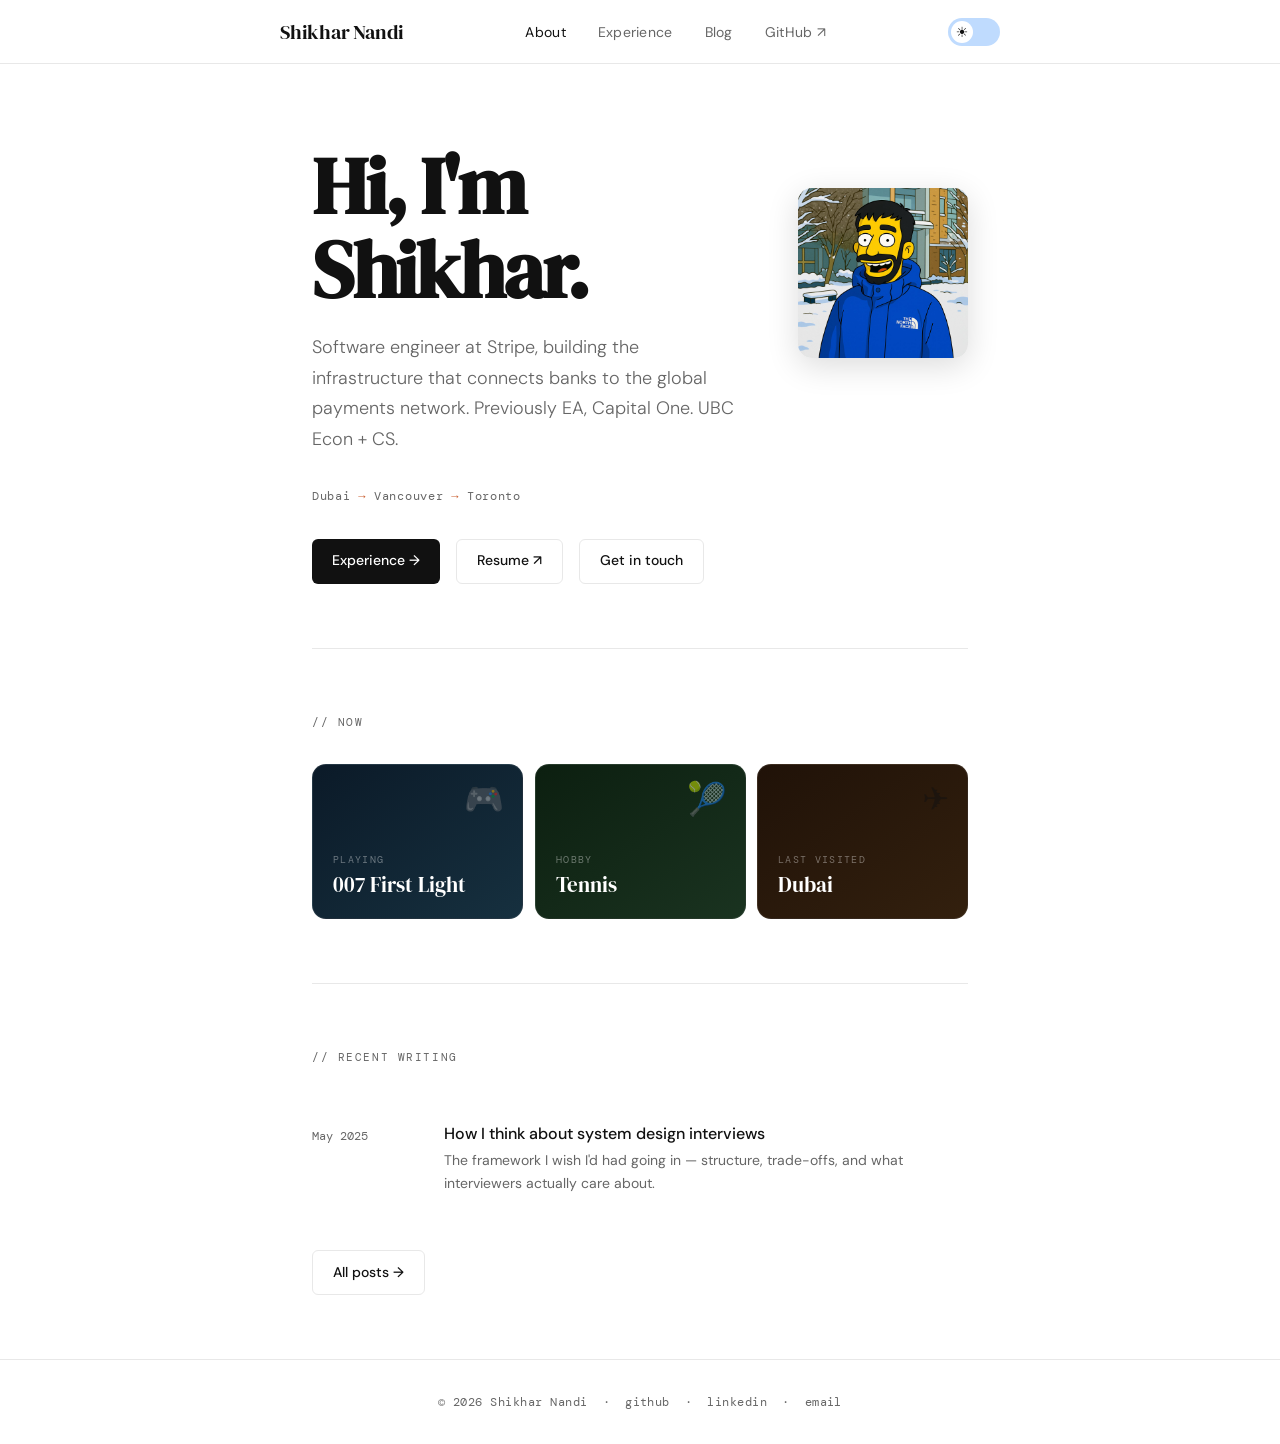
<file: index.html>
<!DOCTYPE html>
<html lang="en">
<head>
  <meta charset="UTF-8" />
  <meta name="viewport" content="width=device-width, initial-scale=1.0" />
  <title>Shikhar Nandi — Software Engineer</title>
  <meta name="description" content="Software engineer building distributed systems and developer tooling." />
  <script>
    if (localStorage.getItem('theme') === 'dark' || (!localStorage.getItem('theme') && window.matchMedia('(prefers-color-scheme: dark)').matches)) {
      document.documentElement.classList.add('dark');
    }
  </script>
  <link rel="stylesheet" href="style.css?v=14" />
</head>
<body>

<nav>
  <div class="nav-inner">
    <a href="/" class="nav-logo">Shikhar Nandi</a>
    <ul class="nav-links">
      <li><a href="/" class="active">About</a></li>
      <li><a href="experience.html">Experience</a></li>
      <li><a href="blog.html">Blog</a></li>
      <li><a href="https://github.com/shikharbald" target="_blank" rel="noopener">GitHub ↗</a></li>
    </ul>
    <label class="theme-switch" aria-label="Toggle dark mode">
      <input type="checkbox" id="theme-checkbox" onchange="toggleTheme(this)" />
      <span class="slider"><span class="knob">☀️</span></span>
    </label>
  </div>
</nav>

<main>

  <!-- BIO -->
  <section class="hero">
    <div class="hero-layout">
      <div class="hero-content">
        <h1>Hi, I'm Shikhar.</h1>
        <p class="hero-sub">Software engineer at Stripe, building the infrastructure that connects banks to the global payments network. Previously EA, Capital One. UBC Econ + CS.</p>
        <p class="hero-path">Dubai <span class="path-arrow">→</span> Vancouver <span class="path-arrow">→</span> Toronto</p>
        <div class="hero-links">
          <a href="experience.html" class="btn btn-primary">Experience →</a>
          <a href="resume.pdf" target="_blank" rel="noopener" class="btn btn-ghost">Resume ↗</a>
          <a href="mailto:shikharndaa@gmail.com" class="btn btn-ghost">Get in touch</a>
        </div>
      </div>
      <div class="avatar-wrap">
        <img src="me.jpg" id="avatar" class="avatar" alt="Shikhar Nandi" loading="eager" />
      </div>
    </div>
  </section>

  <!-- NOW -->
  <section id="now">
    <p class="section-label">// now</p>
    <div class="interests-grid">
      <div class="interest-card card-game">
        <span class="interest-emoji">🎮</span>
        <p class="interest-label">playing</p>
        <p class="interest-value">007 First Light</p>
      </div>
      <div class="interest-card card-hobby">
        <span class="interest-emoji">🎾</span>
        <p class="interest-label">hobby</p>
        <p class="interest-value">Tennis</p>
      </div>
      <div class="interest-card card-travel">
        <span class="interest-emoji">✈️</span>
        <p class="interest-label">last visited</p>
        <p class="interest-value">Dubai</p>
      </div>
    </div>
  </section>

  <!-- RECENT WRITING -->
  <section id="writing">
    <p class="section-label">// recent writing</p>
    <div class="post-grid">

      <a href="my-first-post.html" class="post-item">
        <div class="post-date">May 2025</div>
        <div>
          <div class="post-title">How I think about system design interviews</div>
          <div class="post-excerpt">The framework I wish I'd had going in — structure, trade-offs, and what interviewers actually care about.</div>
        </div>
      </a>

    </div>

    <div style="margin-top: 2rem;">
      <a href="blog.html" class="btn btn-ghost">All posts →</a>
    </div>
  </section>

</main>

<footer>
  <span>© 2026 Shikhar Nandi</span>
  &nbsp;·&nbsp;
  <a href="https://github.com/shikharbald" target="_blank" rel="noopener">github</a>
  &nbsp;·&nbsp;
  <a href="https://linkedin.com/in/shikharn14" target="_blank" rel="noopener">linkedin</a>
  &nbsp;·&nbsp;
  <a href="mailto:shikharndaa@gmail.com">email</a>
</footer>

<script>
  function toggleTheme(checkbox) {
    const isDark = checkbox.checked;
    document.documentElement.classList.toggle('dark', isDark);
    localStorage.setItem('theme', isDark ? 'dark' : 'light');
    document.querySelector('.knob').textContent = isDark ? '🌙' : '☀️';
  }
  const _dark = document.documentElement.classList.contains('dark');
  document.getElementById('theme-checkbox').checked = _dark;
  document.querySelector('.knob').textContent = _dark ? '🌙' : '☀️';

  // Now cards: staggered scroll reveal + 3D tilt + specular shine
  (function () {
    const cards = document.querySelectorAll('.interest-card');
    if (!cards.length) return;
    if (window.matchMedia('(prefers-reduced-motion: reduce)').matches) {
      cards.forEach(c => c.classList.add('visible')); return;
    }
    const io = new IntersectionObserver(entries => {
      entries.forEach(e => {
        if (!e.isIntersecting) return;
        setTimeout(() => e.target.classList.add('visible'), +e.target.dataset.d || 0);
        io.unobserve(e.target);
      });
    }, { threshold: 0.15 });
    cards.forEach((c, i) => { c.dataset.d = i * 130; io.observe(c); });

    cards.forEach(card => {
      card.addEventListener('mouseenter', () => {
        card.style.transition = 'border-color 0.2s';
      });
      card.addEventListener('mousemove', e => {
        const r = card.getBoundingClientRect();
        const x = (e.clientX - r.left) / r.width;
        const y = (e.clientY - r.top) / r.height;
        card.style.transform = `perspective(700px) rotateX(${(y - 0.5) * -12}deg) rotateY(${(x - 0.5) * 12}deg)`;
        card.style.setProperty('--shine-x', `${x * 100}%`);
        card.style.setProperty('--shine-y', `${y * 100}%`);
      });
      card.addEventListener('mouseleave', () => {
        card.style.transition = 'transform 0.4s cubic-bezier(0.4,0,0.2,1), border-color 0.2s';
        card.style.transform = 'perspective(700px) rotateX(0deg) rotateY(0deg)';
        setTimeout(() => { card.style.transition = ''; card.style.transform = ''; }, 400);
      });
    });
  })();

  const _av = document.getElementById('avatar');
  if (_av) {
    function _revealAvatar() { _av.classList.add('loaded'); }
    if (_av.complete && _av.naturalWidth) _revealAvatar();
    else _av.addEventListener('load', _revealAvatar);
  }
</script>

</body>
</html>
</file>
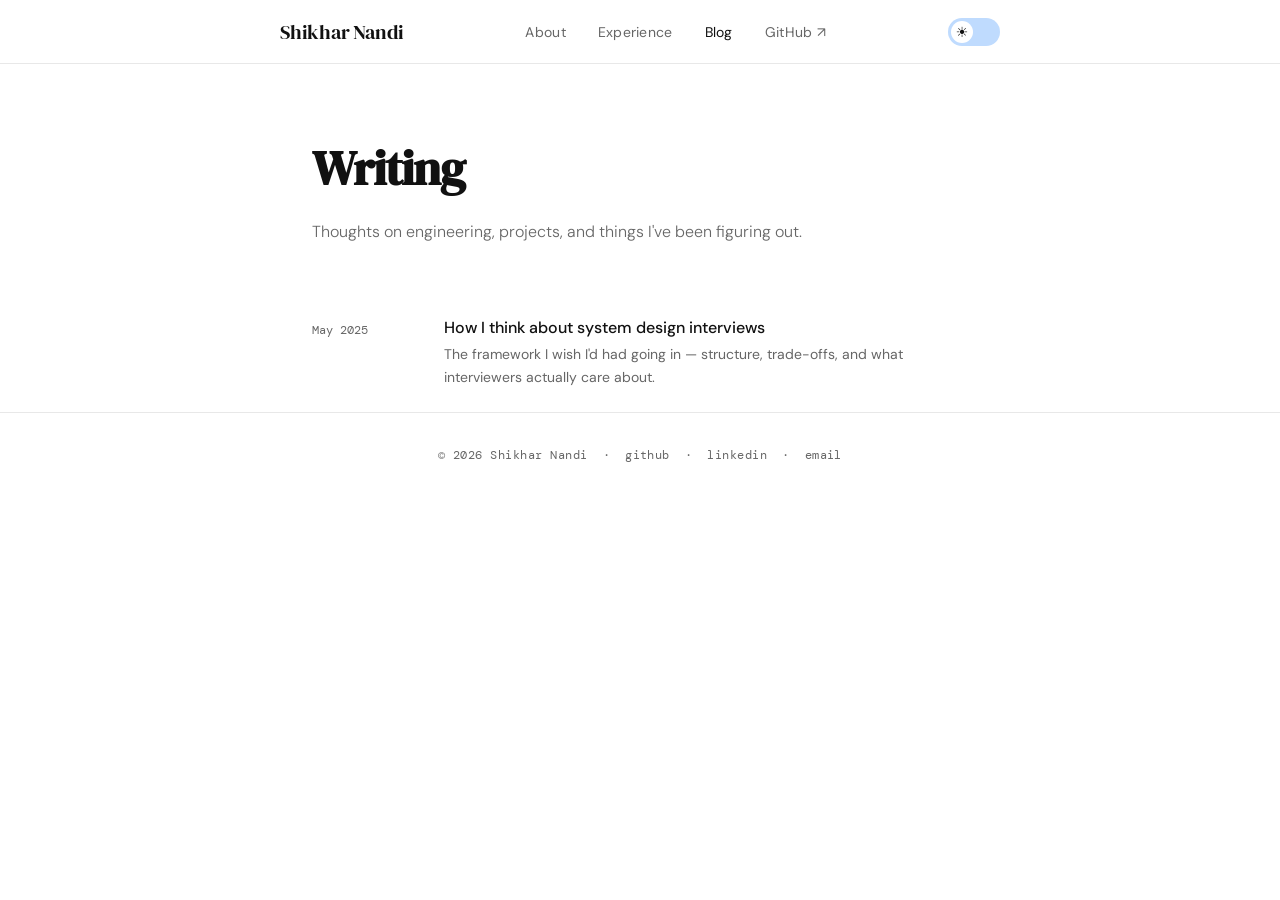
<file: blog.html>
<!DOCTYPE html>
<html lang="en">
<head>
  <script>
    if (localStorage.getItem('theme') === 'dark' || (!localStorage.getItem('theme') && window.matchMedia('(prefers-color-scheme: dark)').matches)) {
      document.documentElement.classList.add('dark');
    }
  </script>
  <meta charset="UTF-8" />
  <meta name="viewport" content="width=device-width, initial-scale=1.0" />
  <title>Blog — Shikhar Nandi</title>
  <meta name="description" content="Thoughts on engineering, side projects, and things I've been figuring out." />
  <link rel="stylesheet" href="style.css?v=9" />
</head>
<body>

<nav>
  <div class="nav-inner">
    <a href="/" class="nav-logo">Shikhar Nandi</a>
    <ul class="nav-links">
      <li><a href="/">About</a></li>
      <li><a href="experience.html">Experience</a></li>
      <li><a href="blog.html" class="active">Blog</a></li>
      <li><a href="https://github.com/shikharbald" target="_blank" rel="noopener">GitHub ↗</a></li>
    </ul>
    <label class="theme-switch" aria-label="Toggle dark mode">
      <input type="checkbox" id="theme-checkbox" onchange="toggleTheme(this)" />
      <span class="slider"><span class="knob">☀️</span></span>
    </label>
  </div>
</nav>
<script>
  function toggleTheme(checkbox) {
    const isDark = checkbox.checked;
    document.documentElement.classList.toggle('dark', isDark);
    localStorage.setItem('theme', isDark ? 'dark' : 'light');
    document.querySelector('.knob').textContent = isDark ? '🌙' : '☀️';
  }
  const _dark = document.documentElement.classList.contains('dark');
  document.getElementById('theme-checkbox').checked = _dark;
  document.querySelector('.knob').textContent = _dark ? '🌙' : '☀️';
</script>

<main>

  <div class="blog-header">
    <h1>Writing</h1>
    <p>Thoughts on engineering, projects, and things I've been figuring out.</p>
  </div>

  <div class="post-grid">

    <a href="my-first-post.html" class="post-item">
      <div class="post-date">May 2025</div>
      <div>
        <div class="post-title">How I think about system design interviews</div>
        <div class="post-excerpt">The framework I wish I'd had going in — structure, trade-offs, and what interviewers actually care about.</div>
      </div>
    </a>

  </div>

</main>

<footer>
  <span>© 2026 Shikhar Nandi</span>
  &nbsp;·&nbsp;
  <a href="https://github.com/shikharbald" target="_blank" rel="noopener">github</a>
  &nbsp;·&nbsp;
  <a href="https://linkedin.com/in/shikharn14" target="_blank" rel="noopener">linkedin</a>
  &nbsp;·&nbsp;
  <a href="mailto:shikharndaa@gmail.com">email</a>
</footer>

</body>
</html>
</file>
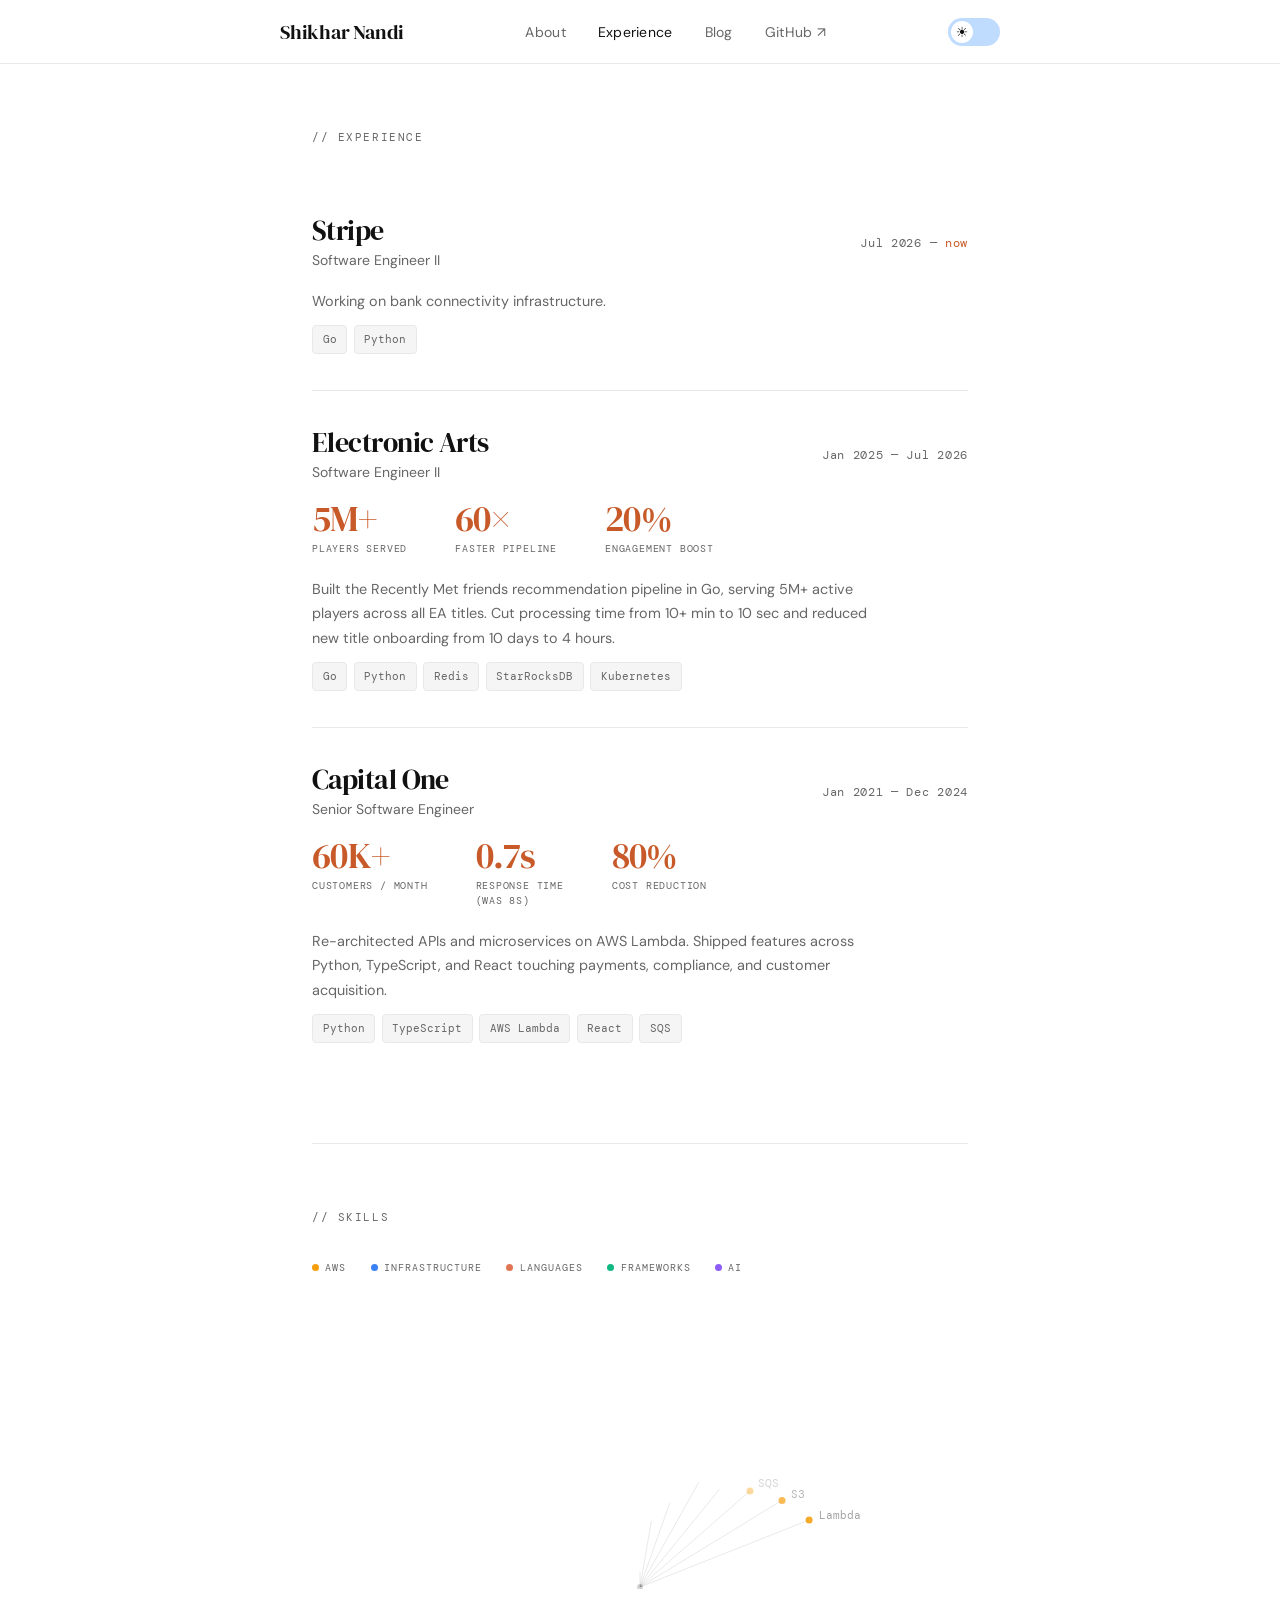
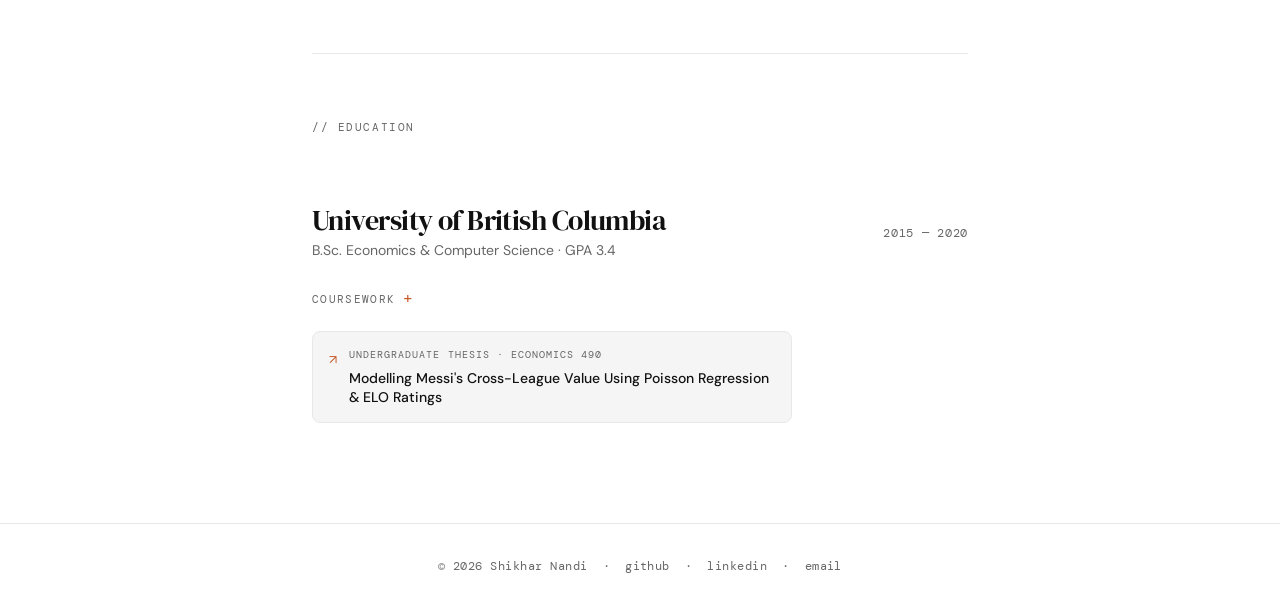
<file: experience.html>
<!DOCTYPE html>
<html lang="en">
<head>
  <script>
    if (localStorage.getItem('theme') === 'dark' || (!localStorage.getItem('theme') && window.matchMedia('(prefers-color-scheme: dark)').matches)) {
      document.documentElement.classList.add('dark');
    }
  </script>
  <meta charset="UTF-8" />
  <meta name="viewport" content="width=device-width, initial-scale=1.0" />
  <title>Experience — Shikhar Nandi</title>
  <meta name="description" content="Work experience and education of Shikhar Nandi." />
  <link rel="stylesheet" href="style.css?v=13" />
</head>
<body>

<nav>
  <div class="nav-inner">
    <a href="/" class="nav-logo">Shikhar Nandi</a>
    <ul class="nav-links">
      <li><a href="/">About</a></li>
      <li><a href="experience.html" class="active">Experience</a></li>
      <li><a href="blog.html">Blog</a></li>
      <li><a href="https://github.com/shikharbald" target="_blank" rel="noopener">GitHub ↗</a></li>
    </ul>
    <label class="theme-switch" aria-label="Toggle dark mode">
      <input type="checkbox" id="theme-checkbox" onchange="toggleTheme(this)" />
      <span class="slider"><span class="knob">☀️</span></span>
    </label>
  </div>
</nav>

<main>

  <!-- EXPERIENCE -->
  <section id="experience">
    <p class="section-label">// experience</p>
    <div class="exp-list">

      <div class="exp-item">
        <div class="exp-header">
          <div>
            <div class="exp-company">Stripe</div>
            <div class="exp-role">Software Engineer II</div>
          </div>
          <div class="exp-date">Jul 2026 — <span class="exp-now">now</span></div>
        </div>
        <p class="exp-desc">Working on bank connectivity infrastructure.</p>
        <div class="timeline-tags">
          <span class="tag">Go</span>
          <span class="tag">Python</span>
        </div>
      </div>

      <div class="exp-item">
        <div class="exp-header">
          <div>
            <div class="exp-company">Electronic Arts</div>
            <div class="exp-role">Software Engineer II</div>
          </div>
          <div class="exp-date">Jan 2025 — Jul 2026</div>
        </div>
        <div class="exp-stats">
          <div class="exp-stat">
            <span class="exp-stat-num">5M+</span>
            <span class="exp-stat-label">players served</span>
          </div>
          <div class="exp-stat">
            <span class="exp-stat-num">60×</span>
            <span class="exp-stat-label">faster pipeline</span>
          </div>
          <div class="exp-stat">
            <span class="exp-stat-num">20%</span>
            <span class="exp-stat-label">engagement boost</span>
          </div>
        </div>
        <p class="exp-desc">Built the Recently Met friends recommendation pipeline in Go, serving 5M+ active players across all EA titles. Cut processing time from 10+ min to 10 sec and reduced new title onboarding from 10 days to 4 hours.</p>
        <div class="timeline-tags">
          <span class="tag">Go</span>
          <span class="tag">Python</span>
          <span class="tag">Redis</span>
          <span class="tag">StarRocksDB</span>
          <span class="tag">Kubernetes</span>
        </div>
      </div>

      <div class="exp-item">
        <div class="exp-header">
          <div>
            <div class="exp-company">Capital One</div>
            <div class="exp-role">Senior Software Engineer</div>
          </div>
          <div class="exp-date">Jan 2021 — Dec 2024</div>
        </div>
        <div class="exp-stats">
          <div class="exp-stat">
            <span class="exp-stat-num">60K+</span>
            <span class="exp-stat-label">customers / month</span>
          </div>
          <div class="exp-stat">
            <span class="exp-stat-num">0.7s</span>
            <span class="exp-stat-label">response time<br>(was 8s)</span>
          </div>
          <div class="exp-stat">
            <span class="exp-stat-num">80%</span>
            <span class="exp-stat-label">cost reduction</span>
          </div>
        </div>
        <p class="exp-desc">Re-architected APIs and microservices on AWS Lambda. Shipped features across Python, TypeScript, and React touching payments, compliance, and customer acquisition.</p>
        <div class="timeline-tags">
          <span class="tag">Python</span>
          <span class="tag">TypeScript</span>
          <span class="tag">AWS Lambda</span>
          <span class="tag">React</span>
          <span class="tag">SQS</span>
        </div>
      </div>

    </div>
  </section>

  <!-- SKILLS -->
  <section id="skills">
    <p class="section-label">// skills</p>
    <div class="skills-legend">
      <span class="legend-item"><span class="legend-dot" style="background:#f59e0b"></span>AWS</span>
      <span class="legend-item"><span class="legend-dot" style="background:#3b82f6"></span>Infrastructure</span>
      <span class="legend-item"><span class="legend-dot" style="background:#e07555"></span>Languages</span>
      <span class="legend-item"><span class="legend-dot" style="background:#10b981"></span>Frameworks</span>
      <span class="legend-item"><span class="legend-dot" style="background:#8b5cf6"></span>AI</span>
    </div>
    <canvas id="skills-canvas"></canvas>
  </section>

  <!-- EDUCATION -->
  <section id="education">
    <p class="section-label">// education</p>
    <div class="exp-list">

      <div class="exp-item">
        <div class="exp-header">
          <div>
            <div class="exp-company">University of British Columbia</div>
            <div class="exp-role">B.Sc. Economics & Computer Science · GPA 3.4</div>
          </div>
          <div class="exp-date">2015 — 2020</div>
        </div>
        <button class="coursework-toggle" aria-expanded="false" onclick="const el=this.nextElementSibling;const open=el.classList.toggle('open');this.setAttribute('aria-expanded',open);this.querySelector('.toggle-icon').textContent=open?'−':'+';">
          <span>Coursework</span><span class="toggle-icon">+</span>
        </button>
        <div class="coursework-collapse">
        <div class="coursework">
            <div class="coursework-col">
              <div class="coursework-heading">Computer Science</div>
              <ul>
                <li>Computational Programming</li>
                <li>Models of Computation</li>
                <li>Software Construction</li>
                <li>Intro to Computer Systems</li>
                <li>Basic Algorithms & Data Structures</li>
                <li>Intro to Relational Databases</li>
                <li>Intermediate Algorithm Design</li>
                <li>Computer Hardware & OS</li>
                <li>Machine Learning & Data Mining</li>
                <li>Computer Graphics</li>
                <li>Internet Computing</li>
                <li>Numerical Computation</li>
                <li>Computer Vision</li>
                <li>Computers and Society</li>
                <li>Computational Optimization</li>
              </ul>
            </div>
            <div class="coursework-col">
              <div class="coursework-heading">Mathematics</div>
              <ul>
                <li>Differential Calculus</li>
                <li>Integral Calculus</li>
                <li>Calculus III</li>
                <li>Mathematical Proof</li>
                <li>Matrix Algebra</li>
                <li>Linear Programming</li>
                <li>Applied Linear Algebra</li>
              </ul>
            </div>
            <div class="coursework-col">
              <div class="coursework-heading">Economics</div>
              <ul>
                <li>Principles of Microeconomics</li>
                <li>Principles of Macroeconomics</li>
                <li>Microeconomic Policy</li>
                <li>Understanding Globalization</li>
                <li>International Trade</li>
                <li>Intermediate Macroeconomics</li>
                <li>Intro to Empirical Economics</li>
                <li>Intermediate Microeconomics</li>
                <li>Methods of Empirical Research</li>
                <li>International Macro & Finance</li>
                <li>Economic History of the US</li>
                <li>Money and Banking</li>
                <li>Seminar in Applied Economics</li>
                <li>Public Finance Policy</li>
                <li>Issues in Economic Development</li>
              </ul>
            </div>
          </div>
        </div>
        <a href="thesis.pdf" target="_blank" rel="noopener" class="thesis-link">
          <span class="thesis-icon">↗</span>
          <div>
            <div class="thesis-title">Undergraduate Thesis · Economics 490</div>
            <div class="thesis-sub">Modelling Messi's Cross-League Value Using Poisson Regression &amp; ELO Ratings</div>
          </div>
        </a>
      </div>

    </div>
  </section>

</main>

<footer>
  <span>© 2026 Shikhar Nandi</span>
  &nbsp;·&nbsp;
  <a href="https://github.com/shikharbald" target="_blank" rel="noopener">github</a>
  &nbsp;·&nbsp;
  <a href="https://linkedin.com/in/shikharn14" target="_blank" rel="noopener">linkedin</a>
  &nbsp;·&nbsp;
  <a href="mailto:shikharndaa@gmail.com">email</a>
</footer>

<script>
  function toggleTheme(checkbox) {
    const isDark = checkbox.checked;
    document.documentElement.classList.toggle('dark', isDark);
    localStorage.setItem('theme', isDark ? 'dark' : 'light');
    document.querySelector('.knob').textContent = isDark ? '🌙' : '☀️';
  }
  const _dark = document.documentElement.classList.contains('dark');
  document.getElementById('theme-checkbox').checked = _dark;
  document.querySelector('.knob').textContent = _dark ? '🌙' : '☀️';

  // Scroll animations
  document.documentElement.classList.add('js-animate');
  const observer = new IntersectionObserver((entries) => {
    entries.forEach(entry => {
      if (entry.isIntersecting) {
        entry.target.classList.add('visible');
        observer.unobserve(entry.target);
      }
    });
  }, { threshold: 0.08 });

  document.querySelectorAll('.exp-item, .timeline-item').forEach((item, i) => {
    item.style.transitionDelay = `${i * 0.08}s`;
    observer.observe(item);
  });
</script>

<script>
(function () {
  const canvas = document.getElementById('skills-canvas');
  if (!canvas) return;
  const ctx = canvas.getContext('2d');

  const SKILLS = [
    { name: 'Lambda',      cat: 'aws',   w: 0.93 },
    { name: 'S3',          cat: 'aws',   w: 0.88 },
    { name: 'SQS',         cat: 'aws',   w: 0.82 },
    { name: 'SNS',         cat: 'aws',   w: 0.78 },
    { name: 'Kubernetes',  cat: 'infra', w: 0.87 },
    { name: 'Redis',       cat: 'infra', w: 0.83 },
    { name: 'Go',          cat: 'lang',  w: 1.00 },
    { name: 'Python',      cat: 'lang',  w: 0.91 },
    { name: 'TypeScript',  cat: 'lang',  w: 0.80 },
    { name: 'SQL',         cat: 'lang',  w: 0.73 },
    { name: 'React',       cat: 'fw',    w: 0.76 },
    { name: 'REST',        cat: 'fw',    w: 0.82 },
    { name: 'gRPC',        cat: 'fw',    w: 0.72 },
    { name: 'Claude',      cat: 'ai',    w: 0.90 },
    { name: 'Cursor',      cat: 'ai',    w: 0.85 },
  ].map((s, i) => {
    const seed = i * 7 + 3;
    return {
      ...s,
      dax: 5 + (seed % 5),
      day: 4 + ((seed * 3) % 5),
      dfx: 0.18 + (seed % 7) * 0.04,
      dfy: 0.22 + (seed % 5) * 0.05,
      dpx: (seed % 10) * 0.63,
      dpy: (seed % 8) * 0.79,
      wx: 0, wy: 0, wvx: 0, wvy: 0,
    };
  });

  const COLORS = { aws: '#f59e0b', infra: '#3b82f6', lang: '#e07555', fw: '#10b981', ai: '#8b5cf6' };
  const BASE = 200;
  const SPRING_K = 90, SPRING_D = 7;
  const REPEL_RADIUS = 75, REPEL_ACCEL = 1600;

  function setup() {
    const dpr = window.devicePixelRatio || 1;
    const w = canvas.parentElement.clientWidth;
    canvas.style.width = w + 'px';
    canvas.style.height = '300px';
    canvas.width = Math.round(w * dpr);
    canvas.height = Math.round(300 * dpr);
    ctx.setTransform(dpr, 0, 0, dpr, 0, 0);
  }

  let mouseX = null, mouseY = null;
  let prog = 0, raf = null, t0 = null, lastTs = null;
  const reducedMotion = window.matchMedia('(prefers-reduced-motion: reduce)').matches;

  // stagger computed dynamically so last node always reaches p=1 when prog=1
  const N = SKILLS.length;
  const FADE_DUR = 0.42;
  const STAGGER = (1 - FADE_DUR) / (N - 1);

  function easeOut(t) { return 1 - Math.pow(1 - t, 3); }
  function angle(i) { return 0.12 * Math.PI + (i / (N - 1)) * 0.76 * Math.PI; }

  function draw(time) {
    const W = canvas.clientWidth, H = canvas.clientHeight;
    const cx = W / 2, cy = H - 2;
    const sc = Math.min(1, W / 640);
    const dark = document.documentElement.classList.contains('dark');
    const driftScale = reducedMotion ? 0 : Math.max(0, (prog - 0.7) / 0.3);

    ctx.clearRect(0, 0, W, H);

    ctx.beginPath();
    ctx.arc(cx, cy, 3, 0, Math.PI * 2);
    ctx.fillStyle = dark ? '#3a3a3a' : '#d4d4d4';
    ctx.fill();

    SKILLS.forEach((s, i) => {
      const a = angle(i);
      const maxLen = BASE * s.w * sc;
      const p = easeOut(Math.max(0, Math.min(1, (prog - i * STAGGER) / FADE_DUR)));
      const len = maxLen * p;

      const bx = cx + len * Math.cos(a);
      const by = cy - len * Math.sin(a);

      const dx = s.dax * Math.sin(time * s.dfx + s.dpx) * driftScale;
      const dy = s.day * Math.sin(time * s.dfy + s.dpy) * driftScale;

      const ex = bx + dx + s.wx;
      const ey = by + dy + s.wy;

      const col = COLORS[s.cat];

      ctx.beginPath();
      ctx.moveTo(cx, cy);
      ctx.lineTo(ex, ey);
      ctx.strokeStyle = dark ? 'rgba(255,255,255,0.12)' : 'rgba(0,0,0,0.09)';
      ctx.lineWidth = 1;
      ctx.stroke();

      if (p < 0.82) return;
      const fa = Math.min(1, (p - 0.82) / 0.18);
      ctx.globalAlpha = fa;

      ctx.beginPath();
      ctx.arc(ex, ey, 3.5, 0, Math.PI * 2);
      ctx.fillStyle = col;
      ctx.fill();

      const ca = Math.cos(a);
      const lx = ex + 11 * ca;
      const ly = ey - 11 * Math.sin(a);
      ctx.font = `400 ${Math.round(10.5 * sc)}px "DM Mono",monospace`;
      ctx.fillStyle = dark ? '#686868' : '#959595';
      ctx.textAlign = ca > 0.22 ? 'left' : ca < -0.22 ? 'right' : 'center';
      ctx.textBaseline = Math.abs(ca) < 0.22 ? 'bottom' : 'middle';
      ctx.fillText(s.name, lx, ly);

      ctx.globalAlpha = 1;
    });
  }

  function tick(ts) {
    if (!t0) { t0 = ts; lastTs = ts; }
    const dt = Math.min((ts - lastTs) / 1000, 0.05);
    lastTs = ts;

    prog = Math.min((ts - t0) / 1600, 1);
    const time = (ts - t0) / 1000;

    const W = canvas.clientWidth, H = canvas.clientHeight;
    const cx = W / 2, cy = H - 2;
    const sc = Math.min(1, W / 640);

    SKILLS.forEach((s, i) => {
      // spring restoring force
      s.wvx += (-SPRING_K * s.wx - SPRING_D * s.wvx) * dt;
      s.wvy += (-SPRING_K * s.wy - SPRING_D * s.wvy) * dt;

      // repulsion: proximity to line segment (origin → endpoint)
      if (mouseX !== null && !reducedMotion) {
        const a = angle(i);
        const len = BASE * s.w * sc;
        const ex = cx + len * Math.cos(a) + s.wx;
        const ey = cy - len * Math.sin(a) + s.wy;
        // closest point on segment
        const ldx = ex - cx, ldy = ey - cy;
        const len2 = ldx * ldx + ldy * ldy;
        let t = len2 > 0 ? ((mouseX - cx) * ldx + (mouseY - cy) * ldy) / len2 : 0;
        t = Math.max(0, Math.min(1, t));
        const dist = Math.hypot(mouseX - (cx + t * ldx), mouseY - (cy + t * ldy));
        if (dist < REPEL_RADIUS && dist > 1) {
          const pushDist = Math.hypot(ex - mouseX, ey - mouseY) || 1;
          const falloff = (1 - dist / REPEL_RADIUS) ** 2;
          s.wvx += ((ex - mouseX) / pushDist) * REPEL_ACCEL * falloff * dt;
          s.wvy += ((ey - mouseY) / pushDist) * REPEL_ACCEL * falloff * dt;
        }
      }

      s.wx += s.wvx * dt;
      s.wy += s.wvy * dt;
    });

    draw(time);
    raf = requestAnimationFrame(tick);
  }

  canvas.addEventListener('mousemove', e => {
    const r = canvas.getBoundingClientRect();
    mouseX = e.clientX - r.left;
    mouseY = e.clientY - r.top;
  });
  canvas.addEventListener('mouseleave', () => { mouseX = null; mouseY = null; });

  setup();

  const obs = new IntersectionObserver(([e]) => {
    if (e.isIntersecting) {
      t0 = null; lastTs = null;
      cancelAnimationFrame(raf);
      raf = requestAnimationFrame(tick);
      obs.disconnect();
    }
  }, { threshold: 0.2 });
  obs.observe(canvas);

  window.addEventListener('resize', () => { setup(); });
  document.getElementById('theme-checkbox').addEventListener('change', () => {});
})();
</script>

</body>
</html>
</file>
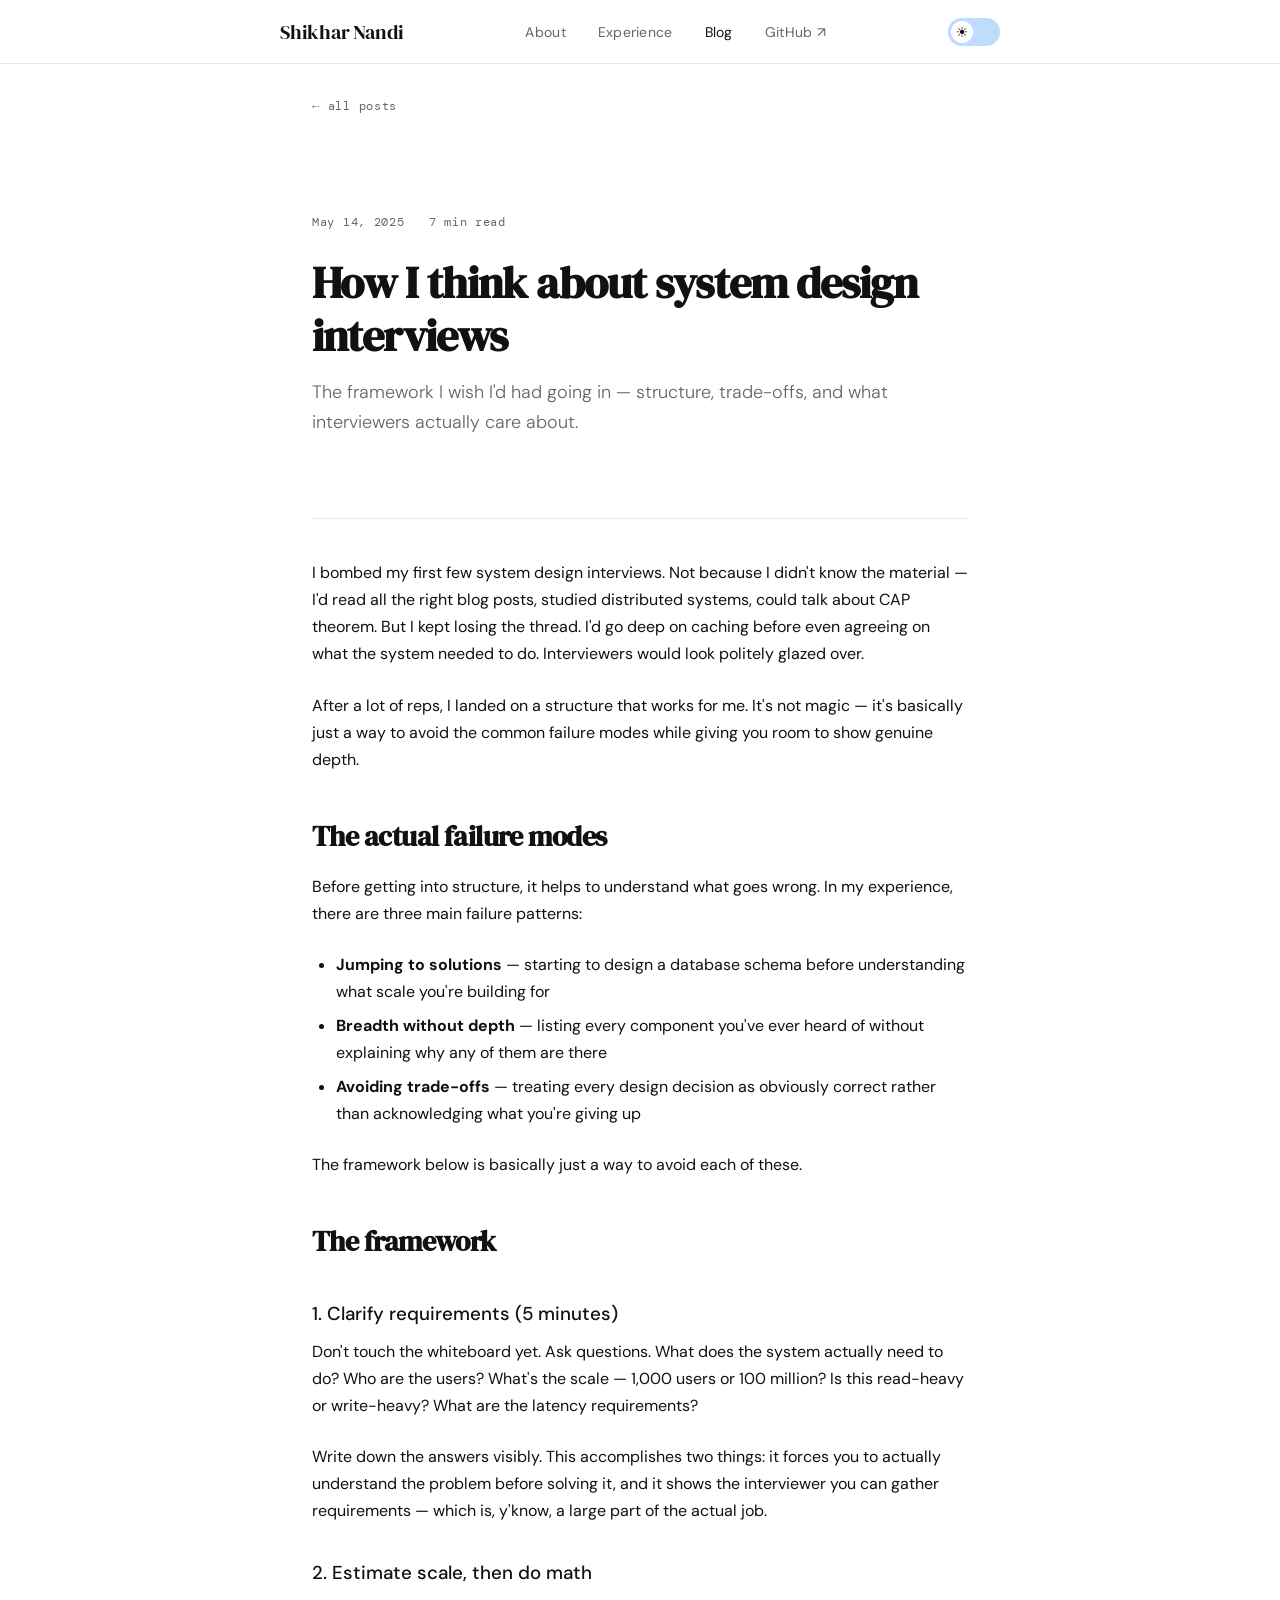
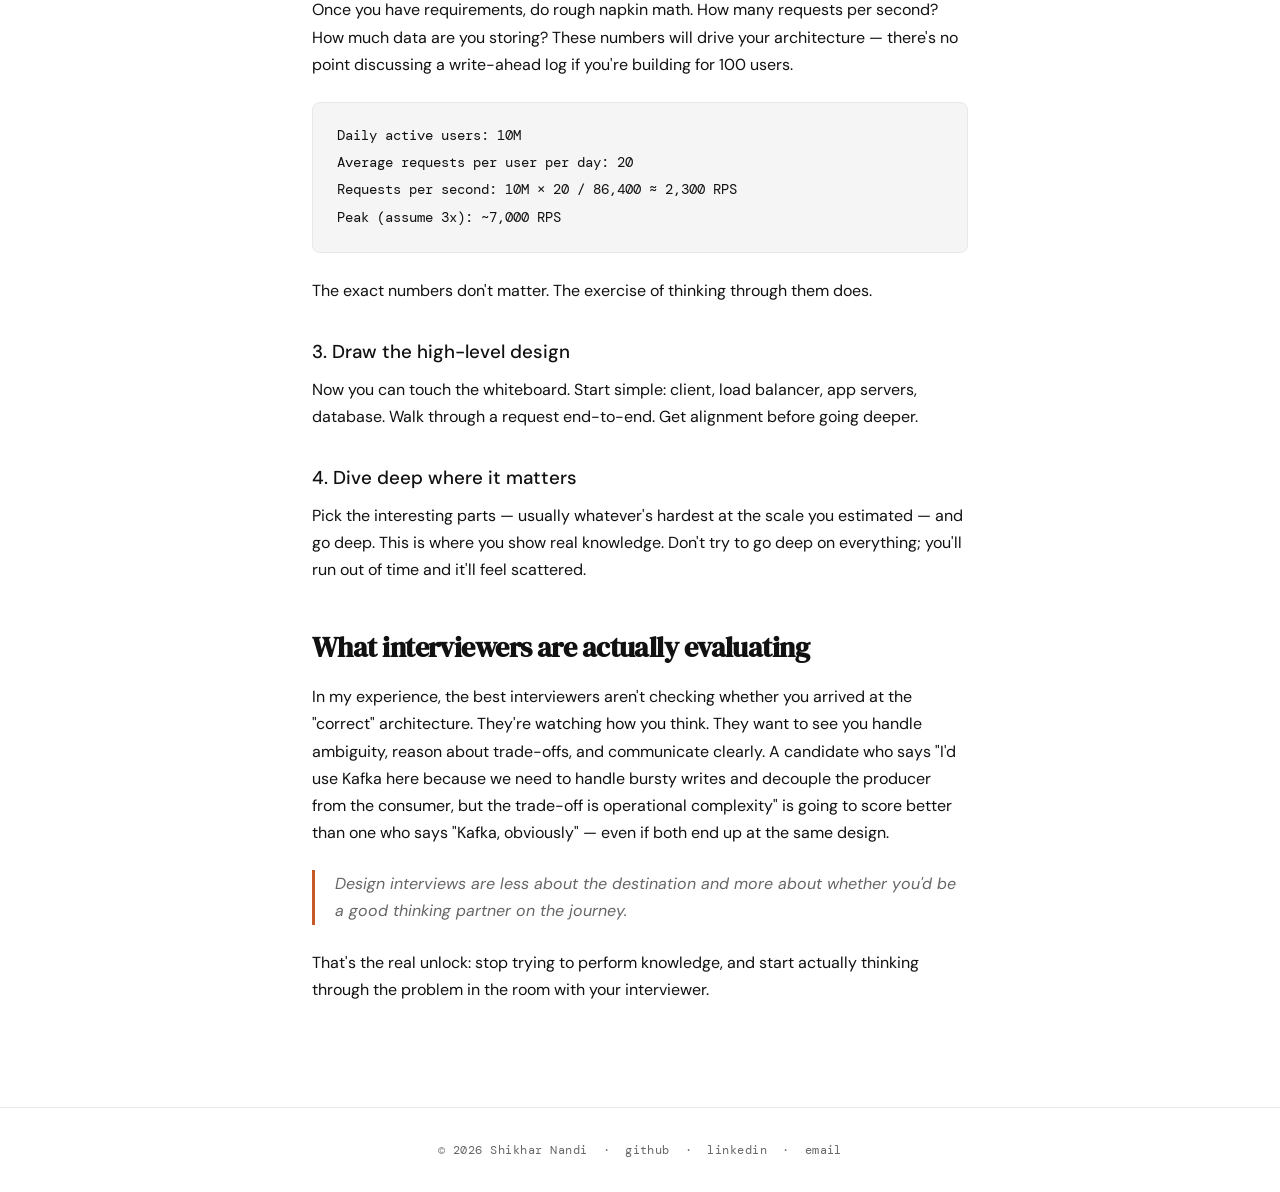
<file: my-first-post.html>
<!DOCTYPE html>
<html lang="en">
<head>
  <script>
    if (localStorage.getItem('theme') === 'dark' || (!localStorage.getItem('theme') && window.matchMedia('(prefers-color-scheme: dark)').matches)) {
      document.documentElement.classList.add('dark');
    }
  </script>
  <meta charset="UTF-8" />
  <meta name="viewport" content="width=device-width, initial-scale=1.0" />
  <title>How I think about system design interviews — Shikhar Nandi</title>
  <meta name="description" content="The framework I wish I'd had going in — structure, trade-offs, and what interviewers actually care about." />
  <link rel="stylesheet" href="style.css?v=9" />
</head>
<body>

<nav>
  <div class="nav-inner">
    <a href="/" class="nav-logo">Shikhar Nandi</a>
    <ul class="nav-links">
      <li><a href="/">About</a></li>
      <li><a href="experience.html">Experience</a></li>
      <li><a href="blog.html" class="active">Blog</a></li>
      <li><a href="https://github.com/shikharbald" target="_blank" rel="noopener">GitHub ↗</a></li>
    </ul>
    <label class="theme-switch" aria-label="Toggle dark mode">
      <input type="checkbox" id="theme-checkbox" onchange="toggleTheme(this)" />
      <span class="slider"><span class="knob">☀️</span></span>
    </label>
  </div>
</nav>
<script>
  function toggleTheme(checkbox) {
    const isDark = checkbox.checked;
    document.documentElement.classList.toggle('dark', isDark);
    localStorage.setItem('theme', isDark ? 'dark' : 'light');
    document.querySelector('.knob').textContent = isDark ? '🌙' : '☀️';
  }
  const _dark = document.documentElement.classList.contains('dark');
  document.getElementById('theme-checkbox').checked = _dark;
  document.querySelector('.knob').textContent = _dark ? '🌙' : '☀️';
</script>

<main>

  <a href="blog.html" class="back-link">← all posts</a>

  <header class="post-header">
    <div class="post-meta">
      <span>May 14, 2025</span>
      <span>7 min read</span>
    </div>
    <h1>How I think about system design interviews</h1>
    <p class="post-lede">
      The framework I wish I'd had going in — structure, trade-offs, and what interviewers actually care about.
    </p>
  </header>

  <hr class="divider" />

  <article class="post-body">

    <p>
      I bombed my first few system design interviews. Not because I didn't know the material — I'd read all the right blog posts, studied distributed systems, could talk about CAP theorem. But I kept losing the thread. I'd go deep on caching before even agreeing on what the system needed to do. Interviewers would look politely glazed over.
    </p>

    <p>
      After a lot of reps, I landed on a structure that works for me. It's not magic — it's basically just a way to avoid the common failure modes while giving you room to show genuine depth.
    </p>

    <h2>The actual failure modes</h2>

    <p>
      Before getting into structure, it helps to understand what goes wrong. In my experience, there are three main failure patterns:
    </p>

    <ul>
      <li><strong>Jumping to solutions</strong> — starting to design a database schema before understanding what scale you're building for</li>
      <li><strong>Breadth without depth</strong> — listing every component you've ever heard of without explaining why any of them are there</li>
      <li><strong>Avoiding trade-offs</strong> — treating every design decision as obviously correct rather than acknowledging what you're giving up</li>
    </ul>

    <p>
      The framework below is basically just a way to avoid each of these.
    </p>

    <h2>The framework</h2>

    <h3>1. Clarify requirements (5 minutes)</h3>

    <p>
      Don't touch the whiteboard yet. Ask questions. What does the system actually need to do? Who are the users? What's the scale — 1,000 users or 100 million? Is this read-heavy or write-heavy? What are the latency requirements?
    </p>

    <p>
      Write down the answers visibly. This accomplishes two things: it forces you to actually understand the problem before solving it, and it shows the interviewer you can gather requirements — which is, y'know, a large part of the actual job.
    </p>

    <h3>2. Estimate scale, then do math</h3>

    <p>
      Once you have requirements, do rough napkin math. How many requests per second? How much data are you storing? These numbers will drive your architecture — there's no point discussing a write-ahead log if you're building for 100 users.
    </p>

    <pre><code>Daily active users: 10M
Average requests per user per day: 20
Requests per second: 10M × 20 / 86,400 ≈ 2,300 RPS
Peak (assume 3x): ~7,000 RPS</code></pre>

    <p>
      The exact numbers don't matter. The exercise of thinking through them does.
    </p>

    <h3>3. Draw the high-level design</h3>

    <p>
      Now you can touch the whiteboard. Start simple: client, load balancer, app servers, database. Walk through a request end-to-end. Get alignment before going deeper.
    </p>

    <h3>4. Dive deep where it matters</h3>

    <p>
      Pick the interesting parts — usually whatever's hardest at the scale you estimated — and go deep. This is where you show real knowledge. Don't try to go deep on everything; you'll run out of time and it'll feel scattered.
    </p>

    <h2>What interviewers are actually evaluating</h2>

    <p>
      In my experience, the best interviewers aren't checking whether you arrived at the "correct" architecture. They're watching how you think. They want to see you handle ambiguity, reason about trade-offs, and communicate clearly. A candidate who says "I'd use Kafka here because we need to handle bursty writes and decouple the producer from the consumer, but the trade-off is operational complexity" is going to score better than one who says "Kafka, obviously" — even if both end up at the same design.
    </p>

    <blockquote>
      Design interviews are less about the destination and more about whether you'd be a good thinking partner on the journey.
    </blockquote>

    <p>
      That's the real unlock: stop trying to perform knowledge, and start actually thinking through the problem in the room with your interviewer.
    </p>

  </article>

</main>

<footer>
  <span>© 2026 Shikhar Nandi</span>
  &nbsp;·&nbsp;
  <a href="https://github.com/shikharbald" target="_blank" rel="noopener">github</a>
  &nbsp;·&nbsp;
  <a href="https://linkedin.com/in/shikharn14" target="_blank" rel="noopener">linkedin</a>
  &nbsp;·&nbsp;
  <a href="mailto:shikharndaa@gmail.com">email</a>
</footer>

</body>
</html>
</file>
<file: style.css>
@import url('https://fonts.googleapis.com/css2?family=DM+Serif+Display:ital@0;1&family=DM+Mono:wght@400;500&family=DM+Sans:ital,opsz,wght@0,9..40,300;0,9..40,400;0,9..40,500;1,9..40,300&display=swap');

*, *::before, *::after { box-sizing: border-box; margin: 0; padding: 0; }

:root {
  --bg: #ffffff;
  --surface: #f5f5f5;
  --border: #e8e8e8;
  --text: #111111;
  --muted: #666666;
  --accent: #c85a2a;
  --link: #2a5fc8;
  --serif: 'DM Serif Display', Georgia, serif;
  --sans: 'DM Sans', system-ui, sans-serif;
  --mono: 'DM Mono', monospace;
  --max: 720px;
  --nav-h: 64px;
}

html.dark {
  --bg: #111111;
  --surface: #1c1c1c;
  --border: #2e2e2e;
  --text: #f0f0f0;
  --muted: #999999;
  --accent: #e07555;
  --link: #7aabf0;
}

body {
  font-family: var(--sans);
  background: var(--bg);
  color: var(--text);
  font-size: 16px;
  line-height: 1.7;
  -webkit-font-smoothing: antialiased;
}

/* ── NAV ── */
nav {
  position: sticky;
  top: 0;
  z-index: 10;
  background: var(--bg);
  border-bottom: 1px solid var(--border);
  height: var(--nav-h);
  display: flex;
  align-items: center;
  padding: 0 2rem;
}
.nav-inner {
  max-width: var(--max);
  width: 100%;
  margin: 0 auto;
  display: flex;
  align-items: center;
  justify-content: space-between;
}
.nav-logo {
  font-family: var(--serif);
  font-size: 1.25rem;
  color: var(--text);
  text-decoration: none;
  letter-spacing: -0.01em;
}
.nav-links {
  display: flex;
  gap: 2rem;
  list-style: none;
}
.nav-links a {
  font-size: 0.875rem;
  font-weight: 400;
  color: var(--muted);
  text-decoration: none;
  letter-spacing: 0.02em;
  transition: color 0.15s;
}
.nav-links a:hover, .nav-links a.active { color: var(--text); }

.theme-switch {
  position: relative;
  display: inline-block;
  width: 52px;
  height: 28px;
  cursor: pointer;
  flex-shrink: 0;
}
.theme-switch input { display: none; }
.theme-switch .slider {
  position: absolute;
  inset: 0;
  background: #bfdbfe;
  border-radius: 28px;
  transition: background 0.3s;
}
.theme-switch .knob {
  position: absolute;
  left: 3px;
  top: 3px;
  width: 22px;
  height: 22px;
  background: #fff;
  border-radius: 50%;
  transition: transform 0.3s;
  display: flex;
  align-items: center;
  justify-content: center;
  font-size: 14px;
  line-height: 1;
  user-select: none;
}
.theme-switch input:checked + .slider { background: #334155; }
.theme-switch input:checked + .slider .knob { transform: translateX(24px); }

/* ── LAYOUT ── */
main {
  max-width: var(--max);
  margin: 0 auto;
  padding: 0 2rem;
}
section { padding: 4rem 0; }
section + section { border-top: 1px solid var(--border); }

/* ── HERO ── */
.hero { padding: 5rem 0 4rem; }
.hero-layout {
  display: flex;
  align-items: flex-start;
  gap: 2.75rem;
}
.hero-content { flex: 1; min-width: 0; }
.hero-eyebrow {
  font-family: var(--mono);
  font-size: 0.75rem;
  letter-spacing: 0.12em;
  text-transform: uppercase;
  color: var(--accent);
  margin-bottom: 1rem;
}
.hero h1 {
  font-family: var(--serif);
  font-size: clamp(3rem, 7vw, 5rem);
  line-height: 1.05;
  letter-spacing: -0.03em;
  margin-bottom: 1.25rem;
}
.hero-sub {
  font-size: 1.125rem;
  color: var(--muted);
  max-width: 520px;
  font-weight: 300;
  margin-bottom: 2rem;
}
.hero-path {
  font-family: var(--mono);
  font-size: 0.75rem;
  color: var(--muted);
  letter-spacing: 0.06em;
  margin-bottom: 2rem;
}
.path-arrow { color: var(--accent); }
.hero-links {
  display: flex;
  gap: 1rem;
  flex-wrap: wrap;
}
.btn {
  display: inline-flex;
  align-items: center;
  gap: 0.4rem;
  padding: 0.6rem 1.25rem;
  border-radius: 6px;
  font-size: 0.875rem;
  font-weight: 500;
  text-decoration: none;
  transition: all 0.15s;
  cursor: pointer;
  border: none;
}
.btn-primary {
  background: var(--text);
  color: var(--bg);
}
.btn-primary:hover { opacity: 0.8; }
.btn-ghost {
  background: transparent;
  color: var(--text);
  border: 1px solid var(--border);
}
.btn-ghost:hover { background: var(--surface); }

/* ── BIO ── */
.bio { margin-bottom: 2rem; }
.bio p {
  font-size: 1rem;
  color: var(--muted);
  font-weight: 300;
  line-height: 1.75;
  max-width: 580px;
  margin-bottom: 1rem;
}
.bio p:last-child { margin-bottom: 0; }

/* ── AVATAR ── */
.avatar-wrap {
  flex-shrink: 0;
  width: 170px;
  position: relative;
  overflow: hidden;
  border-radius: 14px;
  margin-top: 2.75rem;
  box-shadow: 0 8px 32px rgba(0,0,0,0.14);
}
.avatar {
  width: 100%;
  display: block;
  opacity: 0;
}
@keyframes avatar-reveal {
  0% {
    clip-path: inset(49% 0% 49% 0%);
    filter: brightness(7) saturate(0) blur(5px);
    opacity: 0;
  }
  12% {
    opacity: 0.85;
  }
  38% {
    clip-path: inset(0% 0% 0% 0%);
    filter: brightness(2.8) saturate(0) blur(0.5px);
    opacity: 1;
  }
  72% {
    filter: brightness(1.15) saturate(0.45);
  }
  100% {
    clip-path: inset(0% 0% 0% 0%);
    filter: brightness(1) saturate(1);
    opacity: 1;
  }
}
.avatar.loaded {
  animation: avatar-reveal 1.35s cubic-bezier(0.22, 1, 0.36, 1) forwards;
}
@keyframes scan-sweep {
  from { top: -50%; }
  to   { top: 130%; }
}
.avatar-wrap::after {
  content: '';
  position: absolute;
  left: 0; right: 0;
  height: 48%;
  background: linear-gradient(to bottom,
    transparent 0%,
    rgba(255,255,255,0.24) 50%,
    transparent 100%
  );
  pointer-events: none;
  animation: scan-sweep 0.7s 1.35s ease-in-out both;
}
@media (prefers-reduced-motion: reduce) {
  .avatar { opacity: 1; }
  .avatar.loaded { animation: none; }
  .avatar-wrap::after { animation: none; display: none; }
}

/* ── THESIS CALLOUT ── */
.thesis-link {
  display: flex;
  align-items: flex-start;
  gap: 0.75rem;
  margin-top: 1.25rem;
  padding: 0.9rem 1rem;
  border: 1px solid var(--border);
  border-radius: 8px;
  text-decoration: none;
  color: inherit;
  background: var(--surface);
  transition: border-color 0.15s, background 0.15s;
  max-width: 480px;
}
.thesis-link:hover { border-color: var(--accent); background: var(--bg); }
.thesis-icon {
  font-size: 0.8rem;
  color: var(--accent);
  margin-top: 0.15rem;
  flex-shrink: 0;
}
.thesis-title {
  font-family: var(--mono);
  font-size: 0.65rem;
  letter-spacing: 0.1em;
  text-transform: uppercase;
  color: var(--muted);
  margin-bottom: 0.3rem;
}
.thesis-sub {
  font-size: 0.875rem;
  font-weight: 500;
  color: var(--text);
  line-height: 1.4;
}

/* ── SECTION HEADINGS ── */
.section-label {
  font-family: var(--mono);
  font-size: 0.7rem;
  letter-spacing: 0.14em;
  text-transform: uppercase;
  color: var(--muted);
  margin-bottom: 2rem;
}
h2 {
  font-family: var(--serif);
  font-size: 1.75rem;
  letter-spacing: -0.02em;
  margin-bottom: 0.5rem;
}

/* ── COMPANY LOGO ── */
.timeline-header {
  display: flex;
  align-items: center;
  gap: 1rem;
  margin-bottom: 0.75rem;
}
.company-logo {
  flex-shrink: 0;
  width: 52px;
  height: 52px;
  border-radius: 10px;
  object-fit: cover;
}
.timeline-header-text .timeline-company {
  font-weight: 500;
  font-size: 1rem;
  color: var(--text);
  margin-bottom: 0.1rem;
}
.timeline-header-text .timeline-role {
  font-size: 0.875rem;
  color: var(--muted);
  font-weight: 400;
}

/* ── EXPERIENCE TIMELINE ── */
.timeline { display: flex; flex-direction: column; gap: 0; }
.timeline-item {
  display: grid;
  grid-template-columns: 140px 1fr;
  gap: 0 2rem;
  padding: 1.75rem 0;
  position: relative;
}
.timeline-item + .timeline-item {
  border-top: 1px solid var(--border);
}
.timeline-date {
  font-family: var(--mono);
  font-size: 0.75rem;
  color: var(--muted);
  padding-top: 0.2rem;
  line-height: 1.5;
}
.timeline-desc {
  font-size: 0.9rem;
  color: var(--muted);
  line-height: 1.65;
}
.timeline-tags {
  display: flex;
  flex-wrap: wrap;
  gap: 0.4rem;
  margin-top: 0.75rem;
}
.tag {
  font-family: var(--mono);
  font-size: 0.7rem;
  background: var(--surface);
  color: var(--muted);
  padding: 0.25rem 0.6rem;
  border-radius: 4px;
  border: 1px solid var(--border);
}

/* ── COURSEWORK GRID ── */
.coursework {
  display: grid;
  grid-template-columns: repeat(3, 1fr);
  gap: 0.75rem 1.5rem;
  margin-top: 0.75rem;
}
.coursework-toggle {
  display: inline-flex;
  align-items: center;
  gap: 0.5rem;
  background: none;
  border: none;
  cursor: pointer;
  font-family: var(--mono);
  font-size: 0.7rem;
  letter-spacing: 0.12em;
  text-transform: uppercase;
  color: var(--muted);
  padding: 0;
  margin-top: 0.75rem;
  transition: color 0.15s;
}
.coursework-toggle:hover { color: var(--text); }
.toggle-icon {
  color: var(--accent);
  font-size: 1rem;
  line-height: 1;
}
.coursework-collapse {
  max-height: 0;
  overflow: hidden;
  transition: max-height 0.5s cubic-bezier(0.4, 0, 0.2, 1);
}
.coursework-collapse.open { max-height: 1600px; }
.coursework-title {
  font-family: var(--mono);
  font-size: 0.7rem;
  letter-spacing: 0.12em;
  text-transform: uppercase;
  color: var(--muted);
  margin-bottom: 0.75rem;
  margin-top: 0.75rem;
}
.coursework-heading {
  font-family: var(--mono);
  font-size: 0.65rem;
  letter-spacing: 0.12em;
  text-transform: uppercase;
  color: var(--accent);
  margin-bottom: 0.5rem;
}
.coursework ul { list-style: none; padding: 0; }
.coursework li {
  font-size: 0.75rem;
  color: var(--muted);
  line-height: 1.6;
}

/* ── NOW / INTERESTS ── */
.interests-grid {
  display: grid;
  grid-template-columns: repeat(3, 1fr);
  gap: 0.75rem;
}
.interest-card {
  position: relative;
  border-radius: 14px;
  overflow: hidden;
  border: 1px solid rgba(255,255,255,0.08);
  padding: 1.4rem 1.25rem 1.25rem;
  display: flex;
  flex-direction: column;
  justify-content: flex-end;
  min-height: 155px;
  opacity: 0;
  transform: translateY(36px);
  transition: opacity 0.55s cubic-bezier(0.4, 0, 0.2, 1),
              transform 0.55s cubic-bezier(0.4, 0, 0.2, 1),
              border-color 0.2s;
  will-change: transform, opacity;
}
.interest-card.visible {
  opacity: 1;
  transform: translateY(0);
}
.interest-card:hover { border-color: rgba(255,255,255,0.2); }
.interest-card::before {
  content: '';
  position: absolute;
  inset: 0;
  background: radial-gradient(
    circle at var(--shine-x, 50%) var(--shine-y, 50%),
    rgba(255,255,255,0.13) 0%,
    transparent 62%
  );
  border-radius: inherit;
  opacity: 0;
  transition: opacity 0.25s;
  pointer-events: none;
  z-index: 1;
}
.interest-card:hover::before { opacity: 1; }
@media (prefers-reduced-motion: reduce) {
  .interest-card { opacity: 1; transform: none; transition: none; }
  .interest-card::before { display: none; }
}
.card-game   { background: linear-gradient(145deg, #0b1a28 0%, #16303f 100%); }
.card-hobby  { background: linear-gradient(145deg, #0c1f10 0%, #1a3320 100%); }
.card-travel { background: linear-gradient(145deg, #201208 0%, #33200e 100%); }
.interest-emoji {
  position: absolute;
  top: 1.1rem;
  right: 1.1rem;
  font-size: 2rem;
  opacity: 0.5;
  line-height: 1;
}
.interest-label {
  font-family: var(--mono);
  font-size: 0.6rem;
  letter-spacing: 0.14em;
  text-transform: uppercase;
  color: rgba(255,255,255,0.38);
  margin-bottom: 0.3rem;
}
.interest-value {
  font-family: var(--serif);
  font-size: 1.3rem;
  color: #ffffff;
  line-height: 1.2;
}

/* ── BLOG POSTS (home preview) ── */
.post-grid { display: flex; flex-direction: column; gap: 0; }
.post-item {
  display: grid;
  grid-template-columns: 100px 1fr;
  gap: 0 2rem;
  padding: 1.5rem 0;
  text-decoration: none;
  color: inherit;
  transition: opacity 0.15s;
}
.post-item + .post-item { border-top: 1px solid var(--border); }
.post-item:hover { opacity: 0.7; }
.post-date {
  font-family: var(--mono);
  font-size: 0.72rem;
  color: var(--muted);
  padding-top: 0.25rem;
}
.post-title {
  font-weight: 500;
  font-size: 1rem;
  margin-bottom: 0.25rem;
  line-height: 1.4;
}
.post-excerpt {
  font-size: 0.875rem;
  color: var(--muted);
  line-height: 1.6;
}

/* ── FOOTER ── */
footer {
  border-top: 1px solid var(--border);
  padding: 2rem;
  text-align: center;
  font-family: var(--mono);
  font-size: 0.75rem;
  color: var(--muted);
  letter-spacing: 0.04em;
}
footer a { color: var(--muted); text-decoration: none; }
footer a:hover { color: var(--text); }

/* ── EDITORIAL EXPERIENCE ── */
.exp-list { display: flex; flex-direction: column; }
.exp-item { padding: 2.25rem 0; }
.exp-item + .exp-item { border-top: 1px solid var(--border); }
.exp-header {
  display: flex;
  align-items: center;
  justify-content: space-between;
  gap: 1rem;
  margin-bottom: 1rem;
}
.exp-company {
  font-family: var(--serif);
  font-size: 1.75rem;
  letter-spacing: -0.02em;
  line-height: 1.1;
  color: var(--text);
}
.exp-role {
  font-size: 0.875rem;
  color: var(--muted);
  margin-top: 0.2rem;
}
.exp-date {
  font-family: var(--mono);
  font-size: 0.72rem;
  color: var(--muted);
  letter-spacing: 0.06em;
  white-space: nowrap;
  flex-shrink: 0;
}
.exp-now { color: var(--accent); }
.exp-stats {
  display: flex;
  gap: 3rem;
  margin-bottom: 1.25rem;
}
.exp-stat-num {
  display: block;
  font-family: var(--serif);
  font-size: 2.25rem;
  color: var(--accent);
  line-height: 1;
  letter-spacing: -0.02em;
  margin-bottom: 0.3rem;
}
.exp-stat-label {
  display: block;
  font-family: var(--mono);
  font-size: 0.62rem;
  color: var(--muted);
  letter-spacing: 0.08em;
  text-transform: uppercase;
  line-height: 1.5;
}
.exp-desc {
  font-size: 0.9rem;
  color: var(--muted);
  line-height: 1.7;
  margin-bottom: 0.75rem;
  max-width: 560px;
}

/* ── SKILLS CANVAS ── */
.skills-legend {
  display: flex;
  gap: 1.5rem;
  margin-bottom: 0.75rem;
}
.legend-item {
  display: flex;
  align-items: center;
  gap: 0.4rem;
  font-family: var(--mono);
  font-size: 0.65rem;
  letter-spacing: 0.1em;
  text-transform: uppercase;
  color: var(--muted);
}
.legend-dot {
  width: 7px;
  height: 7px;
  border-radius: 50%;
  flex-shrink: 0;
}
#skills-canvas { display: block; }

/* ── SCROLL ANIMATIONS ── */
.js-animate .timeline-item,
.js-animate .exp-item {
  opacity: 0;
  transform: translateY(28px);
  transition: opacity 0.55s cubic-bezier(0.4, 0, 0.2, 1),
              transform 0.55s cubic-bezier(0.4, 0, 0.2, 1);
}
.js-animate .timeline-item.visible,
.js-animate .exp-item.visible {
  opacity: 1;
  transform: translateY(0);
}
@media (prefers-reduced-motion: reduce) {
  .js-animate .timeline-item,
  .js-animate .exp-item { transition: none; opacity: 1; transform: none; }
}

/* ── BLOG PAGE ── */
.blog-header { padding: 4rem 0 3rem; }
.blog-header h1 {
  font-family: var(--serif);
  font-size: clamp(2rem, 5vw, 3rem);
  letter-spacing: -0.02em;
  margin-bottom: 0.5rem;
}
.blog-header p { color: var(--muted); font-weight: 300; }

/* ── POST PAGE ── */
.post-header { padding: 4rem 0 2.5rem; }
.post-meta {
  display: flex;
  gap: 1.5rem;
  font-family: var(--mono);
  font-size: 0.75rem;
  color: var(--muted);
  letter-spacing: 0.06em;
  margin-bottom: 1.5rem;
}
.post-header h1 {
  font-family: var(--serif);
  font-size: clamp(1.75rem, 4vw, 2.75rem);
  letter-spacing: -0.02em;
  line-height: 1.2;
  margin-bottom: 1rem;
}
.post-lede {
  font-size: 1.125rem;
  color: var(--muted);
  font-weight: 300;
  line-height: 1.65;
}
.post-body { padding-bottom: 5rem; }
.post-body p { margin-bottom: 1.5rem; }
.post-body h2 {
  font-family: var(--serif);
  margin: 2.5rem 0 0.75rem;
}
.post-body h3 {
  font-weight: 500;
  margin: 2rem 0 0.5rem;
}
.post-body ul, .post-body ol {
  padding-left: 1.5rem;
  margin-bottom: 1.5rem;
}
.post-body li { margin-bottom: 0.4rem; }
.post-body code {
  font-family: var(--mono);
  font-size: 0.875em;
  background: var(--surface);
  padding: 0.15em 0.4em;
  border-radius: 3px;
  border: 1px solid var(--border);
}
.post-body pre {
  background: var(--surface);
  border: 1px solid var(--border);
  border-radius: 8px;
  padding: 1.25rem 1.5rem;
  overflow-x: auto;
  margin-bottom: 1.5rem;
}
.post-body pre code {
  background: none;
  border: none;
  padding: 0;
  font-size: 0.85rem;
  line-height: 1.7;
}
.post-body blockquote {
  border-left: 3px solid var(--accent);
  padding-left: 1.25rem;
  margin: 1.5rem 0;
  color: var(--muted);
  font-style: italic;
}
.post-body a { color: var(--link); }
.back-link {
  font-family: var(--mono);
  font-size: 0.75rem;
  color: var(--muted);
  text-decoration: none;
  letter-spacing: 0.06em;
  display: inline-flex;
  align-items: center;
  gap: 0.4rem;
  margin: 2rem 0;
  transition: color 0.15s;
}
.back-link:hover { color: var(--text); }
.divider {
  border: none;
  border-top: 1px solid var(--border);
  margin: 2.5rem 0;
}

@media (max-width: 600px) {
  nav { padding: 0 1.25rem; }
  main { padding: 0 1.25rem; }
  .hero-layout { flex-direction: column-reverse; gap: 1.5rem; }
  .avatar-wrap { width: 110px; margin-top: 0; }
  .interests-grid { grid-template-columns: 1fr; }
  .timeline-item { grid-template-columns: 1fr; gap: 0.25rem; }
  .coursework { grid-template-columns: 1fr; margin-left: 0; width: 100%; }
  .timeline-date { margin-bottom: 0.25rem; }
  .post-item { grid-template-columns: 1fr; gap: 0.25rem; }
  .post-date { margin-bottom: 0.25rem; }
}
</file>
